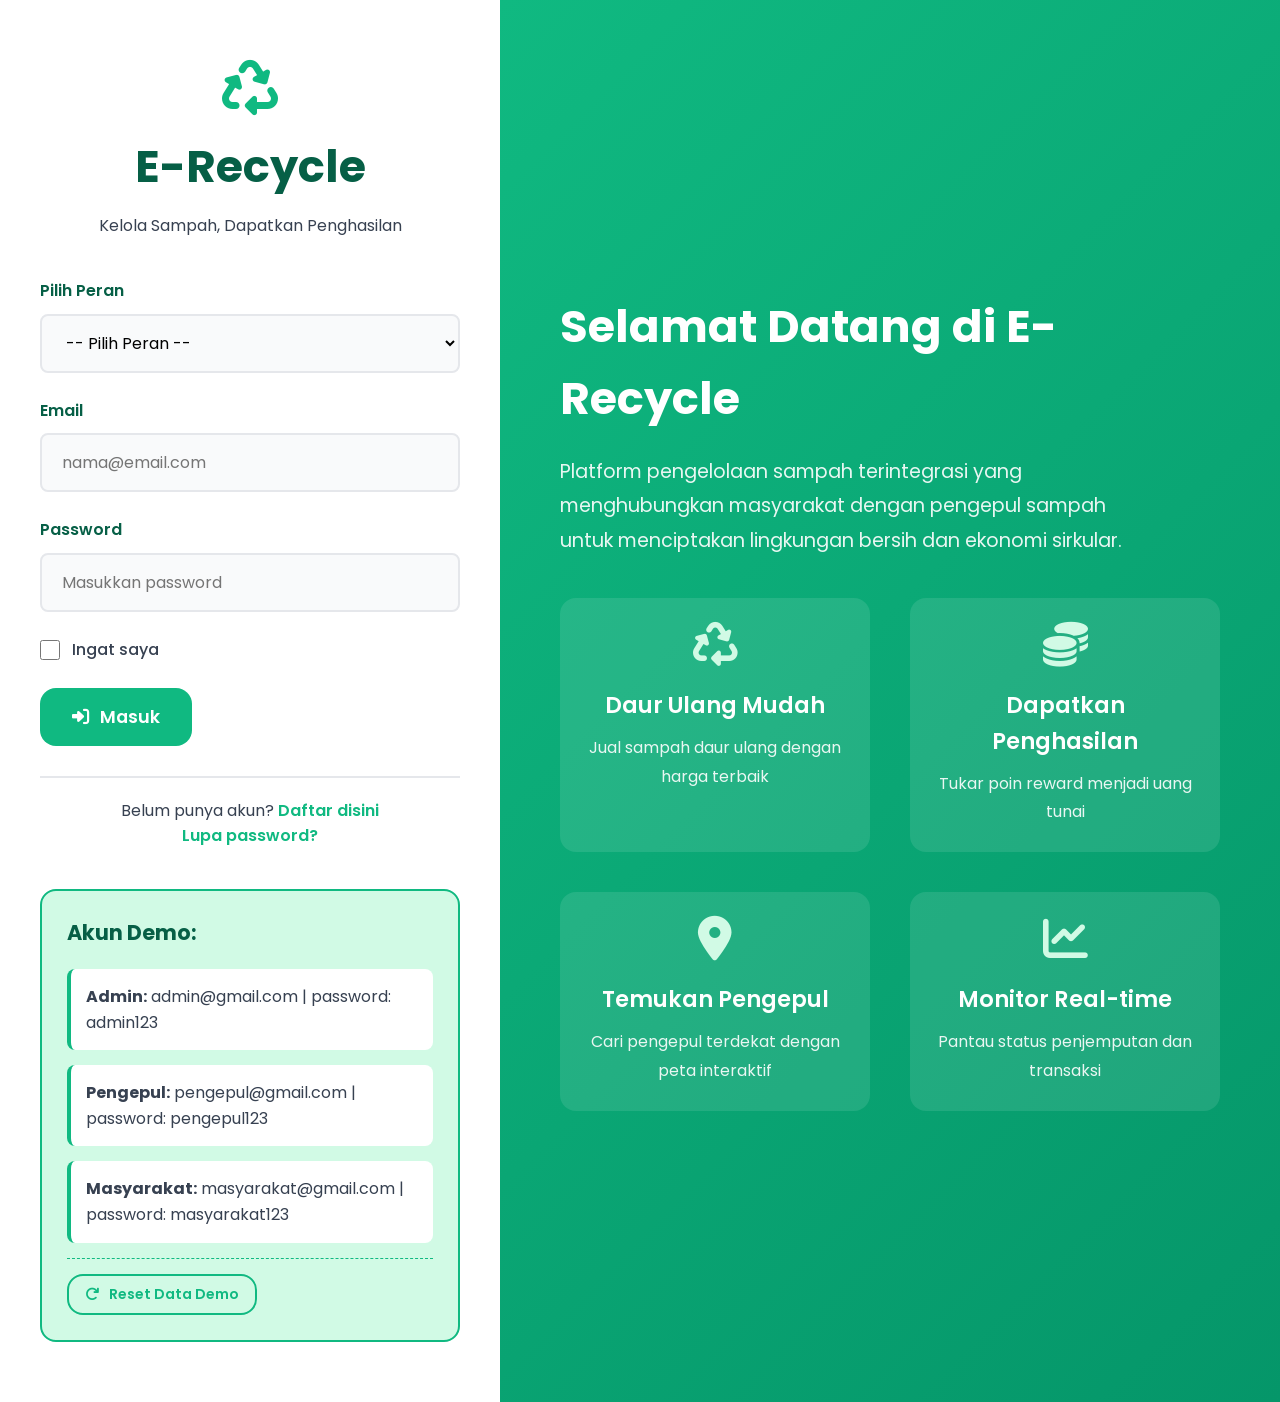
<file: index.html>
<!DOCTYPE html>
<html lang="id">
<head>
    <meta charset="UTF-8">
    <meta name="viewport" content="width=device-width, initial-scale=1.0">
    <title>E-Recycle | Login</title>
    <link rel="stylesheet" href="css/style.css">
    <link rel="stylesheet" href="css/sidebar.css">
    <link rel="stylesheet" href="https://cdnjs.cloudflare.com/ajax/libs/font-awesome/6.4.0/css/all.min.css">
    <link href="https://fonts.googleapis.com/css2?family=Poppins:wght@300;400;500;600;700&display=swap" rel="stylesheet">
</head>
<body>
    
    <div class="login-container">
        <div class="login-box">
            <div class="login-header">
                <i class="fas fa-recycle"></i>
                <h1>E-Recycle</h1>
                <p>Kelola Sampah, Dapatkan Penghasilan</p>
            </div>
            
            <form id="loginForm">
                <div class="form-group">
                    <label for="loginRole">Pilih Peran</label>
                    <select id="loginRole" class="form-control" required>
                        <option value="">-- Pilih Peran --</option>
                        <option value="admin">Admin</option>
                        <option value="pengepul">Pengepul/Bank Sampah</option>
                        <option value="masyarakat">Masyarakat</option>
                    </select>
                </div>
                
                <div class="form-group">
                    <label for="loginEmail">Email</label>
                    <input type="email" id="loginEmail" class="form-control" placeholder="nama@email.com" required>
                </div>
                
                <div class="form-group">
                    <label for="loginPassword">Password</label>
                    <input type="password" id="loginPassword" class="form-control" placeholder="Masukkan password" required>
                </div>
                
                <div class="form-check">
                    <input type="checkbox" id="rememberMe">
                    <label for="rememberMe">Ingat saya</label>
                </div>
                
                <button type="submit" class="btn btn-primary">
                    <i class="fas fa-sign-in-alt"></i> Masuk
                </button>
                
                <div class="login-footer">
                    <p>Belum punya akun? <a href="#" id="registerLink">Daftar disini</a></p>
                    <p><a href="#" id="forgotPassword">Lupa password?</a></p>
                </div>
            </form>
            
            <div class="demo-accounts">
                <h4>Akun Demo:</h4>
                <div class="demo-item">
                    <strong>Admin:</strong> admin@gmail.com | password: admin123
                </div>
                <div class="demo-item">
                    <strong>Pengepul:</strong> pengepul@gmail.com | password: pengepul123
                </div>
                <div class="demo-item">
                    <strong>Masyarakat:</strong> masyarakat@gmail.com | password: masyarakat123
                </div>
                
                <div class="demo-actions">
                    <button class="btn btn-small btn-secondary" id="resetDemoBtn">
                        <i class="fas fa-redo"></i> Reset Data Demo
                    </button>
                </div>
            </div>
        </div>
        
        <div class="login-info">
            <h2>Selamat Datang di E-Recycle</h2>
            <p>Platform pengelolaan sampah terintegrasi yang menghubungkan masyarakat dengan pengepul sampah untuk menciptakan lingkungan bersih dan ekonomi sirkular.</p>
            
            <div class="features-list">
                <div class="feature">
                    <i class="fas fa-recycle"></i>
                    <h3>Daur Ulang Mudah</h3>
                    <p>Jual sampah daur ulang dengan harga terbaik</p>
                </div>
                <div class="feature">
                    <i class="fas fa-coins"></i>
                    <h3>Dapatkan Penghasilan</h3>
                    <p>Tukar poin reward menjadi uang tunai</p>
                </div>
                <div class="feature">
                    <i class="fas fa-map-marker-alt"></i>
                    <h3>Temukan Pengepul</h3>
                    <p>Cari pengepul terdekat dengan peta interaktif</p>
                </div>
                <div class="feature">
                    <i class="fas fa-chart-line"></i>
                    <h3>Monitor Real-time</h3>
                    <p>Pantau status penjemputan dan transaksi</p>
                </div>
            </div>
        </div>
    </div>

    <!-- Notification -->
    <div class="notification" id="notification">
        <div class="notification-icon">
            <i class="fas fa-check-circle"></i>
        </div>
        <div class="notification-content">
            <h4 id="notification-title">Sukses!</h4>
            <p id="notification-message">Operasi berhasil dilakukan.</p>
        </div>
        <button class="notification-close" id="notification-close">
            <i class="fas fa-times"></i>
        </button>
    </div>

    <!-- Register Modal -->
    <div class="modal" id="registerModal">
        <div class="modal-content">
            <div class="modal-header">
                <h3>Daftar Akun Baru</h3>
                <button class="modal-close" id="closeRegisterModal">&times;</button>
            </div>
            <div class="modal-body">
                <form id="registerForm">
                    <div class="form-group">
                        <label for="registerName">Nama Lengkap</label>
                        <input type="text" id="registerName" class="form-control" required>
                    </div>
                    <div class="form-group">
                        <label for="registerEmail">Email</label>
                        <input type="email" id="registerEmail" class="form-control" required>
                    </div>
                    <div class="form-group">
                        <label for="registerPhone">Nomor Telepon</label>
                        <input type="tel" id="registerPhone" class="form-control" required>
                    </div>
                    <div class="form-group">
                        <label for="registerAddress">Alamat</label>
                        <textarea id="registerAddress" class="form-control" rows="2"></textarea>
                    </div>
                    <div class="form-group">
                        <label for="registerRole">Peran</label>
                        <select id="registerRole" class="form-control" required>
                            <option value="">-- Pilih Peran --</option>
                            <option value="masyarakat">Masyarakat</option>
                            <option value="pengepul">Pengepul/Bank Sampah</option>
                            <option value="admin">Admin (Hanya untuk tim)</option>
                        </select>
                    </div>
                    <div class="form-group">
                        <label for="registerPassword">Password</label>
                        <input type="password" id="registerPassword" class="form-control" required>
                    </div>
                    <div class="form-group">
                        <label for="registerConfirmPassword">Konfirmasi Password</label>
                        <input type="password" id="registerConfirmPassword" class="form-control" required>
                    </div>
                    <button type="submit" class="btn btn-primary btn-block">Daftar</button>
                </form>
            </div>
        </div>
    </div>

    <script src="js/auth.js"></script>
    <script>
        // Update date and time
        function updateDateTime() {
            const now = new Date();
            const dateOptions = { 
                weekday: 'long', 
                year: 'numeric', 
                month: 'long', 
                day: 'numeric' 
            };
            const timeOptions = { 
                hour: '2-digit', 
                minute: '2-digit', 
                second: '2-digit',
                hour12: false 
            };
            
            document.getElementById('currentDate').textContent = 
                now.toLocaleDateString('id-ID', dateOptions);
            document.getElementById('currentTime').textContent = 
                now.toLocaleTimeString('id-ID', timeOptions);
        }
        
        // Update every second
        setInterval(updateDateTime, 1000);
        updateDateTime();
        
        // Show registration modal
        document.getElementById('registerLink').addEventListener('click', function(e) {
            e.preventDefault();
            document.getElementById('registerModal').style.display = 'flex';
        });
        
        // Close registration modal
        document.getElementById('closeRegisterModal').addEventListener('click', function() {
            document.getElementById('registerModal').style.display = 'none';
        });
        
        // Forgot password
        document.getElementById('forgotPassword').addEventListener('click', function(e) {
            e.preventDefault();
            alert('Untuk reset password, silakan hubungi admin di: admin@gmail.com');
        });
        
        // Close notification
        document.getElementById('notification-close').addEventListener('click', function() {
            document.getElementById('notification').style.display = 'none';
        });
        
        // Close modals when clicking outside
        window.addEventListener('click', function(e) {
            const registerModal = document.getElementById('registerModal');
            if (e.target === registerModal) {
                registerModal.style.display = 'none';
            }
        });
        
        // Initialize demo accounts on page load
        document.addEventListener('DOMContentLoaded', function() {
            // Set default demo email in form for easy testing
            const roleSelect = document.getElementById('loginRole');
            const emailInput = document.getElementById('loginEmail');
            
            roleSelect.addEventListener('change', function() {
                const role = this.value;
                switch(role) {
                    case 'admin':
                        emailInput.value = 'admin@gmail.com';
                        break;
                    case 'pengepul':
                        emailInput.value = 'pengepul@gmail.com';
                        break;
                    case 'masyarakat':
                        emailInput.value = 'masyarakat@gmail.com';
                        break;
                    default:
                        emailInput.value = '';
                }
            });
            
            // Check if there's a saved login
            const savedUser = localStorage.getItem('eRecycleCurrentUser');
            if (savedUser) {
                try {
                    const user = JSON.parse(savedUser);
                    if (user.email && user.role) {
                        roleSelect.value = user.role;
                        emailInput.value = user.email;
                        document.getElementById('rememberMe').checked = true;
                    }
                } catch (e) {
                    console.log('No saved login found');
                }
            }
        });
    </script>
</body>
</html>
</file>
<file: css/style.css>
:root {
    --primary-green: #10B981;
    --secondary-green: #059669;
    --light-green: #D1FAE5;
    --dark-green: #065F46;
    --white: #FFFFFF;
    --light-gray: #F9FAFB;
    --medium-gray: #E5E7EB;
    --dark-gray: #374151;
    --accent-blue: #3B82F6;
    --accent-yellow: #F59E0B;
    --shadow: 0 4px 20px rgba(0, 0, 0, 0.08);
    --shadow-lg: 0 10px 30px rgba(0, 0, 0, 0.1);
    --radius: 16px;
    --radius-sm: 8px;
    --transition: all 0.3s ease;
}

* {
    margin: 0;
    padding: 0;
    box-sizing: border-box;
}

body {
    font-family: 'Poppins', sans-serif;
    background-color: var(--light-gray);
    color: var(--dark-gray);
    line-height: 1.6;
}

/* Login Page */
.button-container {
        display: flex;
        justify-content: center;
        align-items: center;
        gap: 15px;
        margin-top: 20px;
        flex-wrap: wrap; /* Untuk responsive jika tombol terlalu panjang */
    }
.login-container {
    display: flex;
    min-height: 100vh;
}

.login-box {
    flex: 1;
    max-width: 500px;
    padding: 60px 40px;
    background-color: var(--white);
    display: flex;
    flex-direction: column;
    justify-content: center;
    box-shadow: var(--shadow);
}

.login-header {
    text-align: center;
    margin-bottom: 40px;
}

.login-header i {
    font-size: 3.5rem;
    color: var(--primary-green);
    margin-bottom: 15px;
}

.login-header h1 {
    color: var(--dark-green);
    font-size: 2.8rem;
    margin-bottom: 10px;
}

.login-info {
    flex: 1;
    background: linear-gradient(135deg, var(--primary-green) 0%, var(--secondary-green) 100%);
    color: white;
    padding: 60px;
    display: flex;
    flex-direction: column;
    justify-content: center;
}

.login-info h2 {
    font-size: 2.8rem;
    margin-bottom: 20px;
    font-weight: 700;
}

.login-info p {
    font-size: 1.2rem;
    opacity: 0.9;
    margin-bottom: 40px;
    max-width: 600px;
    line-height: 1.8;
}

.features-list {
    display: grid;
    grid-template-columns: repeat(2, 1fr);
    gap: 40px;
}

.feature {
    text-align: center;
    padding: 25px;
    background-color: rgba(255, 255, 255, 0.1);
    border-radius: var(--radius);
    transition: var(--transition);
}

.feature:hover {
    transform: translateY(-10px);
    background-color: rgba(255, 255, 255, 0.2);
}

.feature i {
    font-size: 2.8rem;
    margin-bottom: 20px;
    color: var(--light-green);
}

.feature h3 {
    font-size: 1.4rem;
    margin-bottom: 10px;
    font-weight: 600;
}

.feature p {
    font-size: 1rem;
    opacity: 0.9;
    margin-bottom: 0;
}

/* Forms */
.form-group {
    margin-bottom: 25px;
}

.form-group label {
    display: block;
    margin-bottom: 10px;
    font-weight: 600;
    color: var(--dark-green);
    font-size: 1rem;
}

.form-control {
    width: 100%;
    padding: 15px 20px;
    border: 2px solid var(--medium-gray);
    border-radius: var(--radius-sm);
    font-family: 'Poppins', sans-serif;
    font-size: 1rem;
    transition: var(--transition);
    background-color: var(--light-gray);
}

.form-control:focus {
    outline: none;
    border-color: var(--primary-green);
    background-color: var(--white);
    box-shadow: 0 0 0 4px rgba(16, 185, 129, 0.1);
}

select.form-control {
    cursor: pointer;
}

textarea.form-control {
    resize: vertical;
    min-height: 120px;
}

.form-check {
    display: flex;
    align-items: center;
    gap: 12px;
    margin-bottom: 25px;
}

.form-check input {
    width: 20px;
    height: 20px;
    cursor: pointer;
}

.form-check label {
    margin: 0;
    cursor: pointer;
    font-weight: 500;
    color: var(--dark-gray);
}

.btn {
    padding: 16px 32px;
    border-radius: var(--radius);
    font-weight: 600;
    cursor: pointer;
    transition: var(--transition);
    border: none;
    font-family: 'Poppins', sans-serif;
    font-size: 1.1rem;
    display: inline-flex;
    align-items: center;
    justify-content: center;
    gap: 10px;
}

.btn-primary {
    background-color: var(--primary-green);
    color: var(--white);
}

.btn-primary:hover {
    background-color: var(--secondary-green);
    transform: translateY(-3px);
    box-shadow: var(--shadow-lg);
}

.btn-secondary {
    background-color: transparent;
    color: var(--primary-green);
    border: 2px solid var(--primary-green);
}

.btn-secondary:hover {
    background-color: var(--light-green);
    transform: translateY(-3px);
}

.btn-block {
    width: 100%;
    display: block;
}

.login-footer {
    text-align: center;
    margin-top: 30px;
    padding-top: 20px;
    border-top: 2px solid var(--medium-gray);
}

.login-footer a {
    color: var(--primary-green);
    text-decoration: none;
    font-weight: 600;
}

.login-footer a:hover {
    text-decoration: underline;
}

.demo-accounts {
    margin-top: 40px;
    padding: 25px;
    background-color: var(--light-green);
    border-radius: var(--radius);
    border: 2px solid var(--primary-green);
}

.demo-accounts h4 {
    color: var(--dark-green);
    margin-bottom: 20px;
    font-size: 1.3rem;
}

.demo-item {
    margin-bottom: 15px;
    padding: 15px;
    background-color: var(--white);
    border-radius: var(--radius-sm);
    font-size: 1rem;
    border-left: 4px solid var(--primary-green);
}

/* Notification */
.notification {
    position: fixed;
    top: 30px;
    right: 30px;
    background-color: var(--white);
    border-radius: var(--radius);
    padding: 20px 25px;
    box-shadow: var(--shadow-lg);
    display: none;
    align-items: center;
    gap: 20px;
    z-index: 3000;
    border-left: 6px solid var(--primary-green);
    max-width: 450px;
}

.notification-icon {
    color: var(--primary-green);
    font-size: 2rem;
}

.notification-content h4 {
    color: var(--dark-green);
    margin-bottom: 8px;
    font-size: 1.2rem;
}

.notification-content p {
    color: var(--dark-gray);
    font-size: 1rem;
}

.notification-close {
    background: none;
    border: none;
    color: var(--dark-gray);
    cursor: pointer;
    margin-left: auto;
    font-size: 1.2rem;
}

/* Modal */
.modal {
    position: fixed;
    top: 0;
    left: 0;
    right: 0;
    bottom: 0;
    background-color: rgba(0, 0, 0, 0.5);
    display: none;
    justify-content: center;
    align-items: center;
    z-index: 2000;
}

.modal-content {
    background-color: var(--white);
    border-radius: var(--radius);
    width: 100%;
    max-width: 600px;
    box-shadow: var(--shadow-lg);
    overflow: hidden;
}

.modal-header {
    background-color: var(--primary-green);
    color: var(--white);
    padding: 25px 30px;
    display: flex;
    justify-content: space-between;
    align-items: center;
}

.modal-header h3 {
    font-size: 1.8rem;
    font-weight: 700;
}

.modal-close {
    background: none;
    border: none;
    color: var(--white);
    font-size: 2rem;
    cursor: pointer;
    line-height: 1;
}

.modal-body {
    padding: 30px;
}

/* Main Content */
.content-area {
    margin-left: 280px;
    padding: 40px;
    min-height: 100vh;
    background-color: var(--light-gray);
}

.page-header {
    display: flex;
    justify-content: space-between;
    align-items: center;
    margin-bottom: 40px;
    padding-bottom: 25px;
    border-bottom: 2px solid var(--medium-gray);
}

.page-header h1 {
    color: var(--dark-green);
    font-size: 2.5rem;
    font-weight: 700;
}

/* Cards */
.card {
    background-color: var(--white);
    border-radius: var(--radius);
    padding: 30px;
    box-shadow: var(--shadow);
    margin-bottom: 40px;
    border: 1px solid var(--medium-gray);
}

.card-header {
    display: flex;
    justify-content: space-between;
    align-items: center;
    margin-bottom: 30px;
    padding-bottom: 20px;
    border-bottom: 2px solid var(--medium-gray);
}

.card-header h3 {
    color: var(--dark-green);
    font-size: 1.8rem;
    font-weight: 700;
    display: flex;
    align-items: center;
    gap: 15px;
}

.card-header i {
    color: var(--primary-green);
    font-size: 1.5rem;
}

/* Tables */
.table-responsive {
    overflow-x: auto;
    border-radius: var(--radius);
    border: 1px solid var(--medium-gray);
}

.table {
    width: 100%;
    border-collapse: collapse;
}

.table th, .table td {
    padding: 18px;
    text-align: left;
    border-bottom: 1px solid var(--medium-gray);
}

.table th {
    background-color: rgba(16, 185, 129, 0.1);
    color: var(--dark-green);
    font-weight: 700;
    font-size: 1.1rem;
}

.table tr:hover {
    background-color: rgba(16, 185, 129, 0.05);
}

/* Stats Cards */
.stats-grid {
    display: grid;
    grid-template-columns: repeat(auto-fit, minmax(280px, 1fr));
    gap: 30px;
    margin-bottom: 40px;
}

.stat-card {
    background-color: var(--white);
    border-radius: var(--radius);
    padding: 30px;
    text-align: center;
    box-shadow: var(--shadow);
    border: 1px solid var(--medium-gray);
    transition: var(--transition);
}

.stat-card:hover {
    transform: translateY(-10px);
    box-shadow: var(--shadow-lg);
}

.stat-number {
    font-size: 3.5rem;
    font-weight: 800;
    color: var(--primary-green);
    margin-bottom: 15px;
}

.stat-label {
    color: var(--dark-gray);
    font-size: 1.1rem;
    font-weight: 600;
}

/* Forms in Content */
.form-row {
    display: grid;
    grid-template-columns: repeat(auto-fit, minmax(300px, 1fr));
    gap: 25px;
}

.form-actions {
    display: flex;
    gap: 15px;
    margin-top: 30px;
}

/* Map Container */
.map-container {
    height: 500px;
    border-radius: var(--radius);
    overflow: hidden;
    margin-bottom: 30px;
    border: 1px solid var(--medium-gray);
}

.map-placeholder {
    height: 100%;
    background-color: var(--light-green);
    display: flex;
    align-items: center;
    justify-content: center;
    color: var(--dark-green);
    font-weight: 600;
    font-size: 1.2rem;
}

/* Reward Items */
.reward-items {
    display: grid;
    grid-template-columns: repeat(auto-fill, minmax(250px, 1fr));
    gap: 30px;
    margin-top: 30px;
}

.reward-item {
    background-color: var(--white);
    border-radius: var(--radius);
    padding: 25px;
    text-align: center;
    box-shadow: var(--shadow);
    transition: var(--transition);
    cursor: pointer;
    border: 2px solid transparent;
    display: flex;
    flex-direction: column;
    align-items: center;
    justify-content: center;
}

.reward-item:hover {
    border-color: var(--primary-green);
    transform: translateY(-10px);
    box-shadow: var(--shadow-lg);
}

.reward-points {
    font-size: 2.5rem;
    font-weight: 800;
    color: var(--primary-green);
    margin-bottom: 15px;
}

.reward-name {
    font-weight: 700;
    color: var(--dark-green);
    margin-bottom: 10px;
    font-size: 1.5rem;
}

.reward-desc {
    font-size: 1rem;
    color: var(--dark-gray);
    line-height: 1.6;
}

/* Download Section */
.download-section {
    background: linear-gradient(135deg, var(--primary-green) 0%, var(--secondary-green) 100%);
    color: white;
    border-radius: var(--radius);
    padding: 50px;
    margin-top: 50px;
}

.download-content {
    display: flex;
    align-items: center;
    gap: 60px;
}

.download-text {
    flex: 1;
}

.download-text h2 {
    font-size: 2.8rem;
    margin-bottom: 25px;
    font-weight: 800;
}

.download-text p {
    margin-bottom: 35px;
    opacity: 0.9;
    font-size: 1.2rem;
    line-height: 1.8;
}

.feature-list {
    list-style: none;
    margin-bottom: 40px;
}

.feature-list li {
    margin-bottom: 20px;
    display: flex;
    align-items: center;
    gap: 20px;
    font-size: 1.1rem;
}

.feature-list i {
    color: var(--light-green);
    font-size: 1.5rem;
}

.download-buttons {
    display: flex;
    gap: 25px;
}

.download-btn {
    display: flex;
    align-items: center;
    gap: 20px;
    background-color: white;
    color: var(--dark-green);
    padding: 20px 30px;
    border-radius: var(--radius);
    text-decoration: none;
    font-weight: 700;
    transition: var(--transition);
    box-shadow: var(--shadow);
    min-width: 250px;
}

.download-btn:hover {
    transform: translateY(-10px);
    box-shadow: var(--shadow-lg);
}

.download-btn i {
    font-size: 2.5rem;
}

.btn-text {
    display: flex;
    flex-direction: column;
}

.btn-label {
    font-size: 0.9rem;
    font-weight: 500;
}

.btn-platform {
    font-size: 1.5rem;
    font-weight: 800;
}

.download-image {
    flex: 1;
    text-align: center;
}

.download-image img {
    max-width: 100%;
    border-radius: var(--radius);
    box-shadow: var(--shadow-lg);
}

/* Responsive */
@media (max-width: 1200px) {
    .content-area {
        margin-left: 250px;
    }
    
    .download-content {
        flex-direction: column;
        gap: 40px;
    }
    
    .download-buttons {
        justify-content: center;
        flex-wrap: wrap;
    }
}

@media (max-width: 992px) {
    .login-container {
        flex-direction: column;
    }
    
    .login-box, .login-info {
        max-width: 100%;
    }
    
    .content-area {
        margin-left: 0;
        padding: 30px;
    }
    
    .features-list {
        grid-template-columns: 1fr;
    }
    
    .download-buttons {
        flex-direction: column;
        align-items: center;
    }
    
    .download-btn {
        width: 100%;
        max-width: 300px;
    }
}

@media (max-width: 768px) {
    .page-header {
        flex-direction: column;
        align-items: flex-start;
        gap: 20px;
    }
    
    .stats-grid, .form-row {
        grid-template-columns: 1fr;
    }
    
    .table {
        font-size: 0.9rem;
    }
    
    .table th, .table td {
        padding: 12px;
    }
    
    .card {
        padding: 20px;
    }
    
    .card-header {
        flex-direction: column;
        align-items: flex-start;
        gap: 15px;
    }
    
    .download-section {
        padding: 30px;
    }
    
    .download-text h2 {
        font-size: 2.2rem;
    }
}
/* Status Badges */
.status-badge {
    padding: 6px 12px;
    border-radius: 20px;
    font-size: 0.875rem;
    font-weight: 600;
    display: inline-block;
}

.status-badge.active {
    background-color: #D1FAE5;
    color: #065F46;
}

.status-badge.pending {
    background-color: #FEF3C7;
    color: #92400E;
}

.status-badge.completed {
    background-color: #DBEAFE;
    color: #1E40AF;
}

.status-badge.full {
    background-color: #FEE2E2;
    color: #991B1B;
}

.status-badge.confirmed {
    background-color: #D1FAE5;
    color: #065F46;
}

/* Role Badges */
.role-badge {
    padding: 6px 12px;
    border-radius: 20px;
    font-size: 0.875rem;
    font-weight: 600;
    display: inline-block;
}

.role-badge.admin {
    background-color: #FEF3C7;
    color: #92400E;
}

.role-badge.pengepul {
    background-color: #DBEAFE;
    color: #1E40AF;
}

.role-badge.masyarakat {
    background-color: #D1FAE5;
    color: #065F46;
}

/* Table Actions */
.btn-sm {
    padding: 6px 12px;
    font-size: 0.875rem;
    border-radius: 6px;
}

.btn-edit {
    background-color: #3B82F6;
    color: white;
    border: none;
    margin-right: 5px;
}

.btn-edit:hover {
    background-color: #2563EB;
}

.btn-delete {
    background-color: #EF4444;
    color: white;
    border: none;
}

.btn-delete:hover {
    background-color: #DC2626;
}

.btn-view {
    background-color: #10B981;
    color: white;
    border: none;
}

.btn-view:hover {
    background-color: #059669;
}

/* Form Controls */
.date-range {
    display: flex;
    align-items: center;
    gap: 10px;
}

.date-range span {
    color: var(--dark-gray);
}

/* Chart Placeholder */
.chart-placeholder {
    background-color: var(--light-gray);
    border-radius: var(--radius);
    display: flex;
    align-items: center;
    justify-content: center;
    color: var(--dark-gray);
    font-weight: 500;
}

/* Modal Backdrop */
.modal {
    position: fixed;
    top: 0;
    left: 0;
    right: 0;
    bottom: 0;
    background-color: rgba(0, 0, 0, 0.5);
    display: none;
    justify-content: center;
    align-items: center;
    z-index: 1000;
    padding: 20px;
}

.modal.active {
    display: flex;
}
/* Add to css/style.css */

/* Page Transitions */
.page {
    opacity: 0;
    transform: translateY(20px);
    transition: opacity 0.3s ease, transform 0.3s ease;
    position: absolute;
    width: 100%;
    display: none;
}

.page.active {
    opacity: 1;
    transform: translateY(0);
    display: block;
    position: relative;
}

/* Active Menu Indicator */
.sidebar-link.active {
    position: relative;
    background: linear-gradient(135deg, rgba(16, 185, 129, 0.1) 0%, rgba(16, 185, 129, 0.05) 100%);
    border-left: 4px solid var(--primary-green);
}

.sidebar-link.active::before {
    content: '';
    position: absolute;
    right: -10px;
    top: 50%;
    transform: translateY(-50%);
    width: 8px;
    height: 8px;
    background-color: var(--primary-green);
    border-radius: 50%;
    animation: pulse 2s infinite;
}

@keyframes pulse {
    0% { opacity: 0.5; }
    50% { opacity: 1; }
    100% { opacity: 0.5; }
}

/* Table Improvements */
.table-responsive {
    max-height: 500px;
    overflow-y: auto;
}

.table th {
    position: sticky;
    top: 0;
    background-color: rgba(16, 185, 129, 0.1);
    z-index: 10;
}

/* Form Improvements */
.form-control:disabled {
    background-color: var(--medium-gray);
    cursor: not-allowed;
}

/* Button States */
.btn:disabled {
    opacity: 0.6;
    cursor: not-allowed;
}

/* Status Badge Improvements */
.status-badge {
    font-size: 0.75rem;
    padding: 4px 8px;
    border-radius: 12px;
    font-weight: 600;
    letter-spacing: 0.3px;
}

.status-badge.active {
    background-color: #D1FAE5;
    color: #065F46;
}

.status-badge.pending {
    background-color: #FEF3C7;
    color: #92400E;
}

.status-badge.completed {
    background-color: #DBEAFE;
    color: #1E40AF;
}

.status-badge.full {
    background-color: #FEE2E2;
    color: #991B1B;
}

.status-badge.warning {
    background-color: #FEF3C7;
    color: #92400E;
}

/* Card Hover Effects */
.card {
    transition: transform 0.3s ease, box-shadow 0.3s ease;
}

.card:hover {
    transform: translateY(-5px);
    box-shadow: 0 10px 30px rgba(0, 0, 0, 0.15);
}

/* Page Header */
.page-header {
    animation: slideDown 0.5s ease;
}

@keyframes slideDown {
    from {
        opacity: 0;
        transform: translateY(-20px);
    }
    to {
        opacity: 1;
        transform: translateY(0);
    }
}

/* Mobile Responsive */
@media (max-width: 768px) {
    .content-area {
        padding: 20px 15px;
    }
    
    .page-header {
        flex-direction: column;
        gap: 15px;
    }
    
    .page-header h1 {
        font-size: 1.8rem;
    }
    
    .stats-grid {
        grid-template-columns: repeat(2, 1fr);
        gap: 15px;
    }
    
    .stat-card {
        padding: 20px 15px;
    }
    
    .stat-number {
        font-size: 2rem;
    }
    
    .sidebar-link.active::before {
        display: none;
    }
}
/* Demo Actions */
.demo-actions {
    margin-top: 15px;
    padding-top: 15px;
    border-top: 1px dashed var(--primary-green);
}

.btn-small {
    padding: 8px 16px;
    font-size: 0.875rem;
}

.btn-secondary {
    background-color: transparent;
    color: var(--primary-green);
    border: 2px solid var(--primary-green);
}

.btn-secondary:hover {
    background-color: var(--light-green);
}

/* Email validation message */
.email-hint {
    font-size: 0.75rem;
    color: var(--dark-gray);
    margin-top: 5px;
}

/* Debug info (optional) */
.debug-info {
    position: fixed;
    bottom: 10px;
    right: 10px;
    background: rgba(0,0,0,0.7);
    color: white;
    padding: 5px 10px;
    border-radius: 4px;
    font-size: 0.75rem;
    z-index: 10000;
}
/* Map container - Sama seperti di masyarakat */
.map-container {
    height: 500px;
    border-radius: var(--radius);
    overflow: hidden;
    margin-bottom: 30px;
    border: 1px solid var(--medium-gray);
}

.map-placeholder {
    height: 100%;
    background-color: var(--light-green);
    display: flex;
    align-items: center;
    justify-content: center;
    color: var(--dark-green);
    font-weight: 600;
    font-size: 1.2rem;
}

.map-placeholder iframe {
    width: 100%;
    height: 100%;
    border: none;
}

/* Additional styles for stock table */
.positive {
    color: var(--primary-green);
    font-weight: 600;
}

.negative {
    color: #EF4444;
    font-weight: 600;
}
</file>
<file: css/sidebar.css>
/* Sidebar */
.sidebar {
    position: fixed;
    top: 0;
    left: 0;
    bottom: 0;
    width: 250px;
    background-color: var(--white);
    box-shadow: var(--shadow);
    z-index: 1000;
    display: flex;
    flex-direction: column;
}

.sidebar-header {
    padding: 30px 20px;
    border-bottom: 1px solid var(--medium-gray);
}

.sidebar-logo {
    display: flex;
    align-items: center;
    gap: 10px;
    color: var(--dark-green);
    font-size: 1.5rem;
    font-weight: 700;
    text-decoration: none;
}

.sidebar-logo i {
    color: var(--primary-green);
    font-size: 2rem;
}

.sidebar-nav {
    flex: 1;
    padding: 20px 0;
    overflow-y: auto;
}

.sidebar-menu {
    list-style: none;
}

.sidebar-item {
    margin-bottom: 5px;
}

.sidebar-link {
    display: flex;
    align-items: center;
    gap: 12px;
    padding: 15px 20px;
    color: var(--dark-gray);
    text-decoration: none;
    transition: var(--transition);
    border-left: 3px solid transparent;
}

.sidebar-link:hover {
    background-color: var(--light-green);
    color: var(--primary-green);
    border-left-color: var(--primary-green);
}

.sidebar-link.active {
    background-color: var(--light-green);
    color: var(--primary-green);
    border-left-color: var(--primary-green);
    font-weight: 600;
}

.sidebar-link i {
    width: 20px;
    text-align: center;
}

.sidebar-divider {
    height: 1px;
    background-color: var(--medium-gray);
    margin: 20px 0;
}

.sidebar-footer {
    padding: 20px;
    border-top: 1px solid var(--medium-gray);
}

.user-info {
    display: flex;
    align-items: center;
    gap: 10px;
    margin-bottom: 15px;
}

.user-avatar {
    width: 40px;
    height: 40px;
    border-radius: 50%;
    background-color: var(--light-green);
    display: flex;
    align-items: center;
    justify-content: center;
    color: var(--primary-green);
    font-size: 1.2rem;
}

.user-details h4 {
    color: var(--dark-green);
    font-size: 0.9rem;
    margin-bottom: 2px;
}

.user-details p {
    color: var(--dark-gray);
    font-size: 0.8rem;
}

.sidebar-footer .btn {
    width: 100%;
}

/* Mobile Sidebar Toggle */
.sidebar-toggle {
    display: none;
    position: fixed;
    top: 20px;
    left: 20px;
    background-color: var(--primary-green);
    color: white;
    border: none;
    border-radius: var(--radius);
    width: 40px;
    height: 40px;
    cursor: pointer;
    z-index: 1001;
    font-size: 1.2rem;
}

@media (max-width: 768px) {
    .sidebar {
        transform: translateX(-100%);
        transition: transform 0.3s ease;
    }
    
    .sidebar.active {
        transform: translateX(0);
    }
    
    .content-area {
        margin-left: 0;
    }
    
    .sidebar-toggle {
        display: flex;
        align-items: center;
        justify-content: center;
    }
    
    .sidebar-overlay {
        position: fixed;
        top: 0;
        left: 0;
        right: 0;
        bottom: 0;
        background-color: rgba(0, 0, 0, 0.5);
        z-index: 999;
        display: none;
    }
    
    .sidebar-overlay.active {
        display: block;
    }
}
</file>
